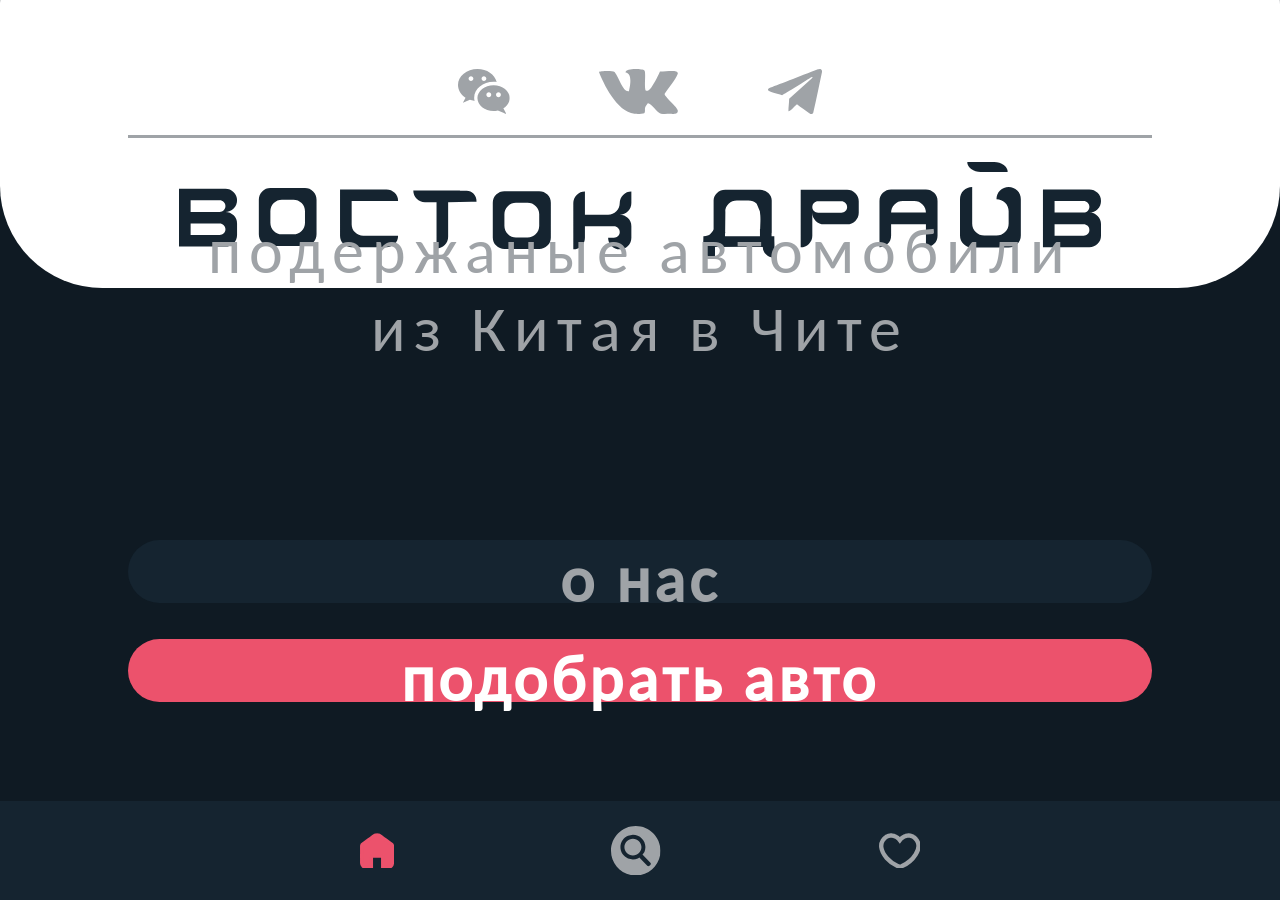
<file: index.html>
<!DOCTYPE html>
<html lang="en">
    <head>
        <meta charset="UTF-8">
        <title>Восток Драйв</title>
        <link rel="stylesheet" href="css/device.css">
        <link rel="stylesheet" href="css/index.css">
    <body>
        <div id="main_panel">
            <div id = "social_main">
                    <svg id = "telegram" viewBox="0 0 675 562" preserveAspectRatio="xMidYMid meet"  xmlns="http://www.w3.org/2000/svg" overflow="hidden">
                        <defs>
                            <clipPath id="clip0"><rect x="349" y="602" width="675" height="562"/></clipPath>
                        </defs>
                        <g clip-path="url(#clip0)" transform="translate(-349 -602)">
                            <path d="M901.474 714.262C913.749 695.018 889.558 700.733 882.712 707.245 855.338 726.753 559.586 910.178 525.683 928.724 458.163 908.542 389.411 891.867 363.031 877.221 336.651 862.574 352.953 848.092 367.403 840.845 432.054 815.002 767.385 686.25 972.185 605.894 982.318 603.88 1023.66 588.707 1024 636.108 986.997 807.774 954.252 981.264 912.99 1151.11 904.357 1160.24 899.398 1166.17 878.703 1163.25 819.656 1118.69 762.13 1084.31 710.803 1041.68 675.185 1070.99 625.093 1133.08 603.949 1129.59 604.285 1074.47 612.304 1028.66 613.122 973.054L901.474 714.262Z" 
                            fill="#9FA3A7" fill-rule="evenodd"/>
                        </g>
                    </svg>

                    <svg id = "vk" viewBox="0 0 780 445" preserveAspectRatio="xMidYMid meet"  xmlns="http://www.w3.org/2000/svg" overflow="hidden">
                        <defs><clipPath id="clip1"><rect x="1215" y="602" width="780" height="445"/></clipPath></defs>
                        <g clip-path="url(#clip1)" transform="translate(-1215 -602)">
                            <path d="M1511.54 820.824C1511.54 807.718 1558.62 646.809 1477.69 635.816 1477.19 587.613 1653.8 600.902 1660.93 615.278 1682.54 622.043 1661.83 750.214 1672.85 804.756 1673.46 815.279 1692.72 835.949 1730.62 786.431 1762.82 743.866 1811.12 648.025 1817.9 627.448 1885.98 628.011 2000.66 604.897 1994.16 649.435 1968.46 717.369 1907.16 780.229 1864.51 846.472 1852.36 871.842 2013.08 992.771 1993.31 1022.37 1992.18 1046.61 1958 1046.33 1940.77 1046.05 1898.97 1044.07 1872.42 1049.71 1828.07 1045.2 1787.4 1033.36 1726.38 933.575 1697.57 941.186 1655.72 992.362 1675.72 1002.1 1666.91 1032.14 1666.07 1052.85 1578.31 1044.03 1565.18 1044.03 1389.42 1027.39 1253.48 734.234 1215 632.191 1214.58 622.889 1342.91 615.648 1369.18 630.449 1416.63 693.907 1453.91 835.166 1511.54 820.824Z" 
                            fill="#9FA3A7" fill-rule="evenodd"/>
                        </g>
                    </svg>

                    <svg id = "wechat" viewBox="0 0 741 644" preserveAspectRatio="xMidYMid meet"  xmlns="http://www.w3.org/2000/svg" overflow="hidden">
                        <defs>
                            <clipPath id="clip3"><rect x="2185" y="565" width="741" height="644"/></clipPath>
                        </defs>
                        <g clip-path="url(#clip3)" transform="translate(-2185 -565)">
                            <path d="M2764.23 898.79C2745.09 898.79 2729.57 914.294 2729.57 933.419 2729.57 952.544 2745.09 968.048 2764.23 968.048 2783.37 968.048 2798.89 952.544 2798.89 933.419 2798.89 914.294 2783.37 898.79 2764.23 898.79ZM2626.03 898.79C2606.86 898.79 2591.31 914.294 2591.31 933.419 2591.31 952.544 2606.86 968.048 2626.03 968.048 2645.2 968.048 2660.75 952.544 2660.75 933.419 2660.75 914.294 2645.2 898.79 2626.03 898.79ZM2694.46 796.469C2822.34 796.469 2926 879.271 2926 981.411 2926 1032.48 2900.08 1078.72 2858.18 1112.19L2834.36 1127.89 2877.65 1209 2755.5 1159.64 2741.13 1162.6C2726.05 1165.06 2710.45 1166.35 2694.46 1166.35 2566.59 1166.35 2462.93 1083.55 2462.93 981.411 2462.93 879.271 2566.59 796.469 2694.46 796.469ZM2556.29 667.126C2537.35 667.126 2522 682.63 2522 701.755 2522 720.88 2537.35 736.384 2556.29 736.384 2575.23 736.384 2590.58 720.88 2590.58 701.755 2590.58 682.63 2575.23 667.126 2556.29 667.126ZM2370.76 667.126C2351.82 667.126 2336.46 682.63 2336.46 701.755 2336.46 720.88 2351.82 736.384 2370.76 736.384 2389.7 736.384 2405.05 720.88 2405.05 701.755 2405.05 682.63 2389.7 667.126 2370.76 667.126ZM2464.19 565C2599.11 565 2711.68 643.666 2737.72 748.241L2738.19 750.767 2724.37 749.034C2714.98 748.25 2705.46 747.849 2695.82 747.849 2541.62 747.849 2416.62 850.596 2416.62 977.34 2416.62 985.262 2417.11 993.09 2418.07 1000.8L2421.88 1021.35 2421.68 1021.34C2407.81 1019.6 2394.28 1017.02 2381.17 1013.67L2355.87 1006.05 2255.04 1046.79 2293.06 975.551 2286.6 971.578C2224.55 929.486 2185 865.785 2185 794.491 2185 667.747 2310 565 2464.19 565Z" 
                            fill="#9FA3A7" fill-rule="evenodd"/>
                        </g>
                    </svg>
            </div>
            <img id="logo" src="media/ico/logo.svg">
        </div>
        <p id="description">подержаные автомобили <br> из Китая в Чите</p>
        <div id="manage_buttons">
            <button id="about" onclick="document.location.href = 'about.html'">о нас</button>
            <button id="go" onclick="document.location.href = 'catalog.html'">подобрать авто</button>
        </div>

        <div id="navigation">
            <svg id="home" class="side active" viewBox="0 0 125 132" preserveAspectRatio="xMidYMid meet" xmlns="http://www.w3.org/2000/svg" overflow="hidden"
                onclick="document.location.href = 'index.html'">
                <defs>
                    <clipPath id="home_clip">
                        <rect x="348" y="3093" width="125" height="132"/>
                    </clipPath>
                </defs>
                <g clip-path="url(#home_clip)" transform="translate(-348 -3093)">
                    <path d="M55.9224 0 55.5 0.0643493 55.0776 0 C51.5644 0 48.3838 1.43495 46.0814 3.755
                    40.9772 6.936 31.3153 14.2134 24.4522 19.086 L13.4577 26.9064 4.69427 33.0335 4.44912 33.0834
                    C1.83455 34.1978 0 36.8066 0 39.8471 L0 47.8167 0 69.2086 0 102.69 C0 111.145 6.80232 118 15.1934 
                    118 L15.5256 118 33.2907 118 33.9529 118 33.9529 84.7551 C33.9529 81.7704 35.1534 79.0683 37.0945 
                    77.1123 L37.9233 76.5492 73.0768 76.5492 73.9056 77.1123 C75.8466 79.0683 77.0472 81.7704 77.0472 
                    84.7551 L77.0472 118 77.7094 118 95.4744 118 95.8067 118 C104.198 118 111 111.145 111 102.69 L111 
                    69.2086 111 47.8167 111 39.8471 C111 36.8066 109.165 34.1978 106.551 33.0834 L106.306 33.0335 
                    97.5423 26.9064 86.5478 19.086 C79.6848 14.2134 70.0229 6.936 64.9186 3.755 62.6163 1.43495 59.4356 
                    0 55.9224 0Z"
                    stroke="#9FA3A7"
                    stroke-width="13.75"
                    stroke-miterlimit="8"
                    fill="none"
                    fill-rule="evenodd"
                    transform="matrix(-1 0 0 1 466 3100)"/>
                </g>
            </svg>

            <svg id="catalog" viewBox="0 0 196 196" preserveAspectRatio="xMidYMid meet" xmlns="http://www.w3.org/2000/svg" overflow="hidden"
                onclick="document.location.href = 'catalog.html'">
                <defs>
                    <clipPath id="catalog_clip">
                        <rect x="830" y="3069" width="196" height="196"/>
                    </clipPath>
                </defs>
                <g clip-path="url(#catalog_clip)" transform="translate(-830 -3069)">
                    <path d="M916.792 3119.17C935.451 3119.17 950.577 3134.14 950.577 3152.61 950.577 3171.07 935.451 
                    3186.04 916.792 3186.04 898.132 3186.04 883.006 3171.07 883.006 3152.61 883.006 3134.14 898.132 
                    3119.17 916.792 3119.17ZM916.791 3103.48 916.749 3103.49 897.533 3107.34C879.775 3114.8 867.315 
                    3132.26 867.315 3152.61 867.315 3172.96 879.775 3190.42 897.533 3197.87L916.749 3201.73 916.791 
                    3201.73 916.792 3201.73C923.623 3201.73 930.131 3200.36 936.05 3197.87L942.861 3193.31 943.968 
                    3196.11 973.648 3226.73C975.943 3229.1 979.723 3229.16 982.09 3226.86L985.931 3223.14C988.298 
                    3220.84 988.358 3217.06 986.063 3214.7L956.383 3184.08 954.54 3183.28 962.381 3171.73C964.884 
                    3165.85 966.269 3159.39 966.269 3152.61 966.269 3125.48 944.117 3103.48 916.792 3103.48ZM928 
                    3069C982.124 3069 1026 3112.88 1026 3167 1026 3221.12 982.124 3265 928 3265 873.876 3265 830 3221.12 
                    830 3167 830 3112.88 873.876 3069 928 3069Z"
                    fill="#9FA3A7"
                    fill-rule="evenodd"/>
                </g>
            </svg>

            <svg id="favorite" class="side" viewBox="0 0 132 114" preserveAspectRatio="xMidYMid meet" xmlns="http://www.w3.org/2000/svg" overflow="hidden">
                <defs>
                    <clipPath id="favorite_clip">
                        <rect x="1381" y="3100" width="132" height="114"/>
                    </clipPath>
                </defs>

                <g clip-path="url(#favorite_clip)" transform="translate(-1381 -3100)">
                    <path d="M1418.94 3108 1419.88 3108.05 1420.9 3108.05 1421.96 3108.17 1422.85 3108.23 1423.66 
                    3108.38 1424.54 3108.48 1425.7 3108.75 1426.67 3108.93 1427.34 3109.14 1428.07 3109.31 1429.33 
                    3109.75 1430.36 3110.06 1430.89 3110.29 1431.47 3110.5 1432.8 3111.12 1433.85 3111.57 1434.09 
                    3111.71 1434.7 3112 1438.35 3114.37 1440.13 3115.48 1440.35 3115.68 1440.48 3115.76 1440.73 3116 
                    1442.81 3117.78 C1443.65 3118.58 1444.43 3119.4 1445.13 3120.24 L1447 3122.74 1448.87 3120.24
                    C1449.58 3119.4 1450.35 3118.58 1451.19 3117.78 L1453.27 3116 1453.52 3115.76 1453.65 3115.68 
                    1453.87 3115.48 1455.65 3114.37 1459.3 3112 1459.91 3111.71 1460.15 3111.57 1461.2 3111.12 1462.53 
                    3110.5 1463.11 3110.29 1463.64 3110.06 1464.67 3109.75 1465.93 3109.31 1466.66 3109.14 1467.33 
                    3108.93 1468.3 3108.75 1469.46 3108.48 1470.34 3108.38 1471.15 3108.23 1472.04 3108.17 1473.1 3108.05 
                    1474.12 3108.05 1475.06 3108 1475.97 3108.06 1476.79 3108.06 1477.58 3108.17 1478.53 3108.24 1479.58 
                    3108.44 1480.52 3108.57 1481.2 3108.76 1482.01 3108.92 1483.19 3109.32 1484.23 3109.61 1484.79 3109.85 
                    1485.46 3110.08 1486.78 3110.73 1487.9 3111.22 1488.34 3111.5 1488.86 3111.75 1490.33 3112.74 1491.48 
                    3113.46 1491.8 3113.73 1492.18 3113.98 1493.81 3115.41 1494.94 3116.36 1495.15 3116.58 1495.39 3116.8
                    1497.27 3118.9 1498.25 3119.97 1498.34 3120.1 1498.46 3120.23 C1499.46 3121.49 1500.42 3122.85 1501.36 
                    3124.33 1517.37 3149.69 1489.59 3189.08 1454.13 3204.7 1447.04 3207.69 1447.39 3207.84 1439.87 3204.7
                    1413.27 3192.98 1391 3167.9 1388.28 3145.39 1387.37 3137.89 1388.64 3130.67 1392.64 3124.33 1393.58 
                    3122.85 1394.54 3121.49 1395.54 3120.23 L1395.66 3120.1 1395.75 3119.97 1396.73 3118.9 1398.61 3116.8 
                    1398.85 3116.58 1399.06 3116.36 1400.19 3115.41 1401.82 3113.98 1402.2 3113.73 1402.52 3113.46 1403.67 
                    3112.74 1405.14 3111.75 1405.66 3111.5 1406.1 3111.22 1407.22 3110.73 1408.54 3110.08 1409.21 3109.85 
                    1409.77 3109.61 1410.81 3109.32 1412 3108.92 1412.8 3108.76 1413.48 3108.57 1414.42 3108.44 1415.47 
                    3108.24 1416.42 3108.17 1417.21 3108.06 1418.03 3108.06 1418.94 3108Z"
                    stroke="#9FA3A7"
                    stroke-width="13.75"
                    stroke-miterlimit="8"
                    fill="none"
                    fill-rule="evenodd"/>
                </g>
            </svg>
        </div>
    </body>
    <script src="js/social.js"></script>
</html>
</file>
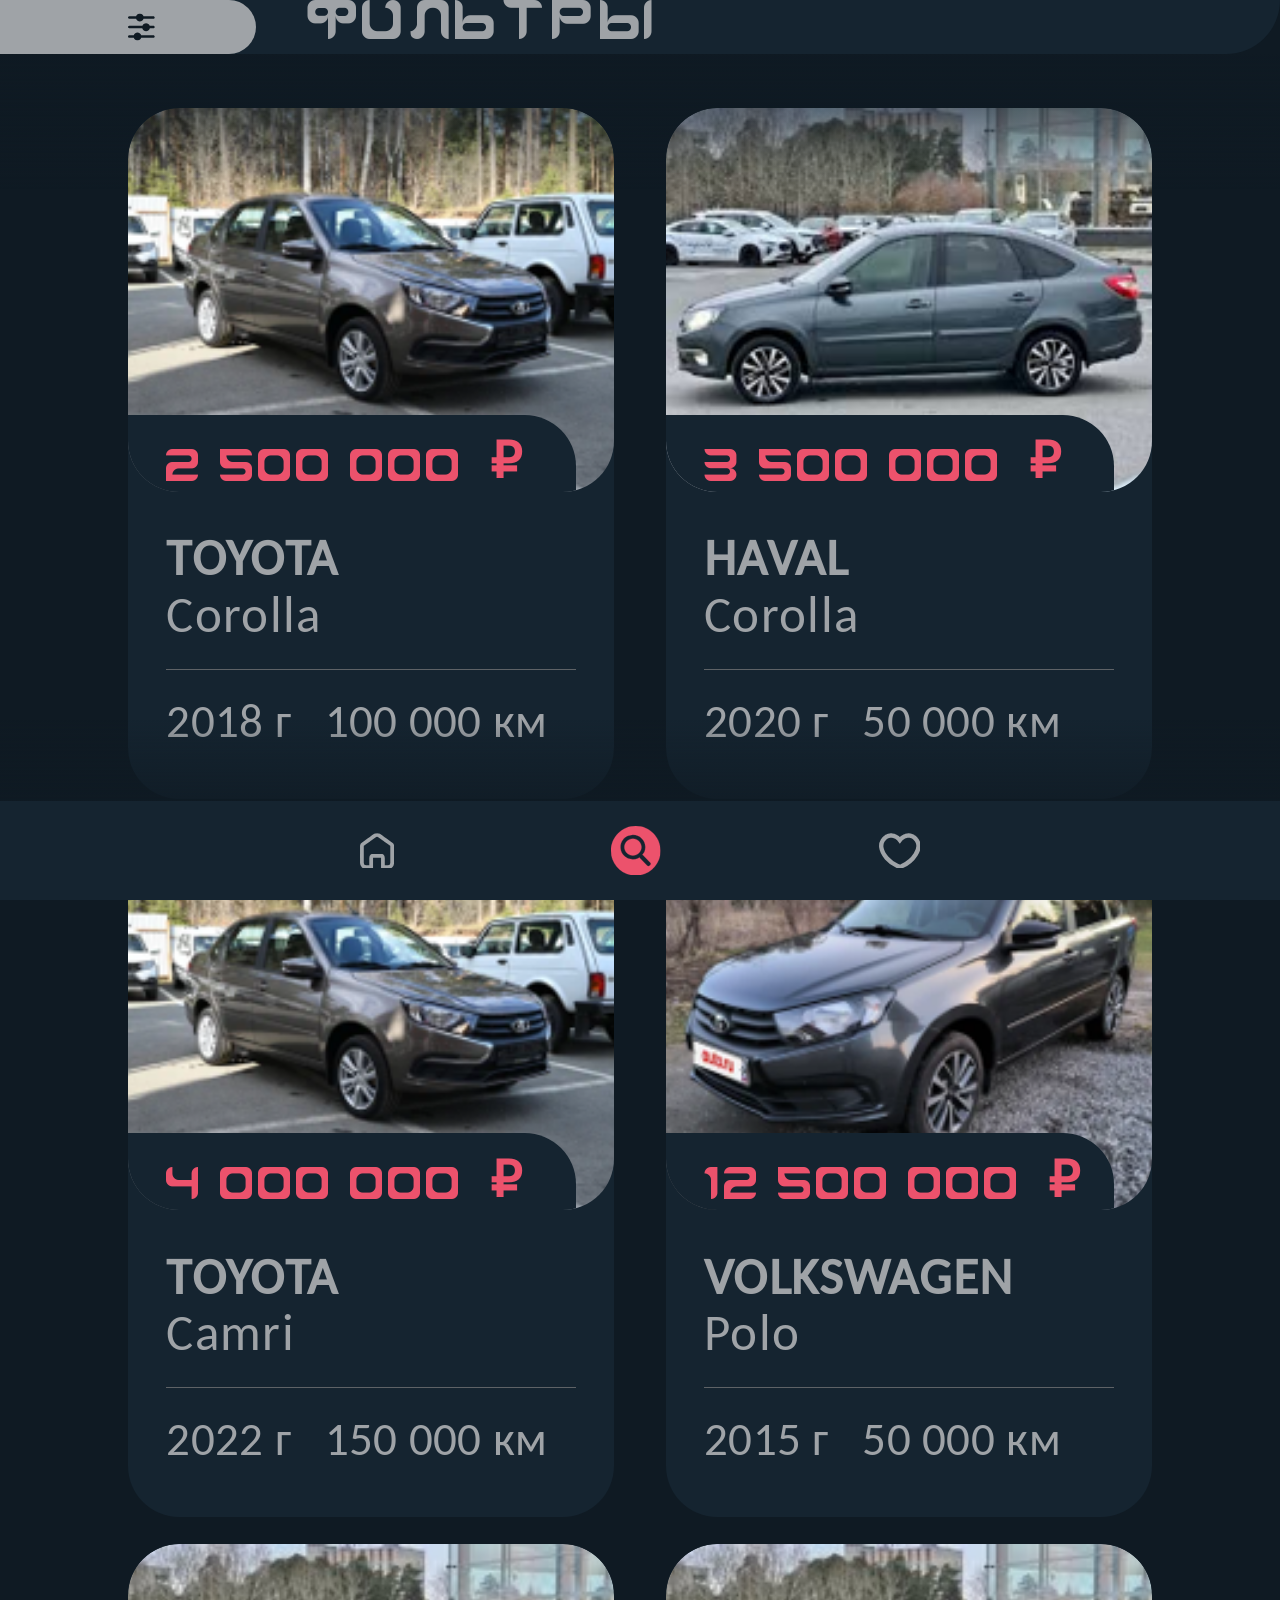
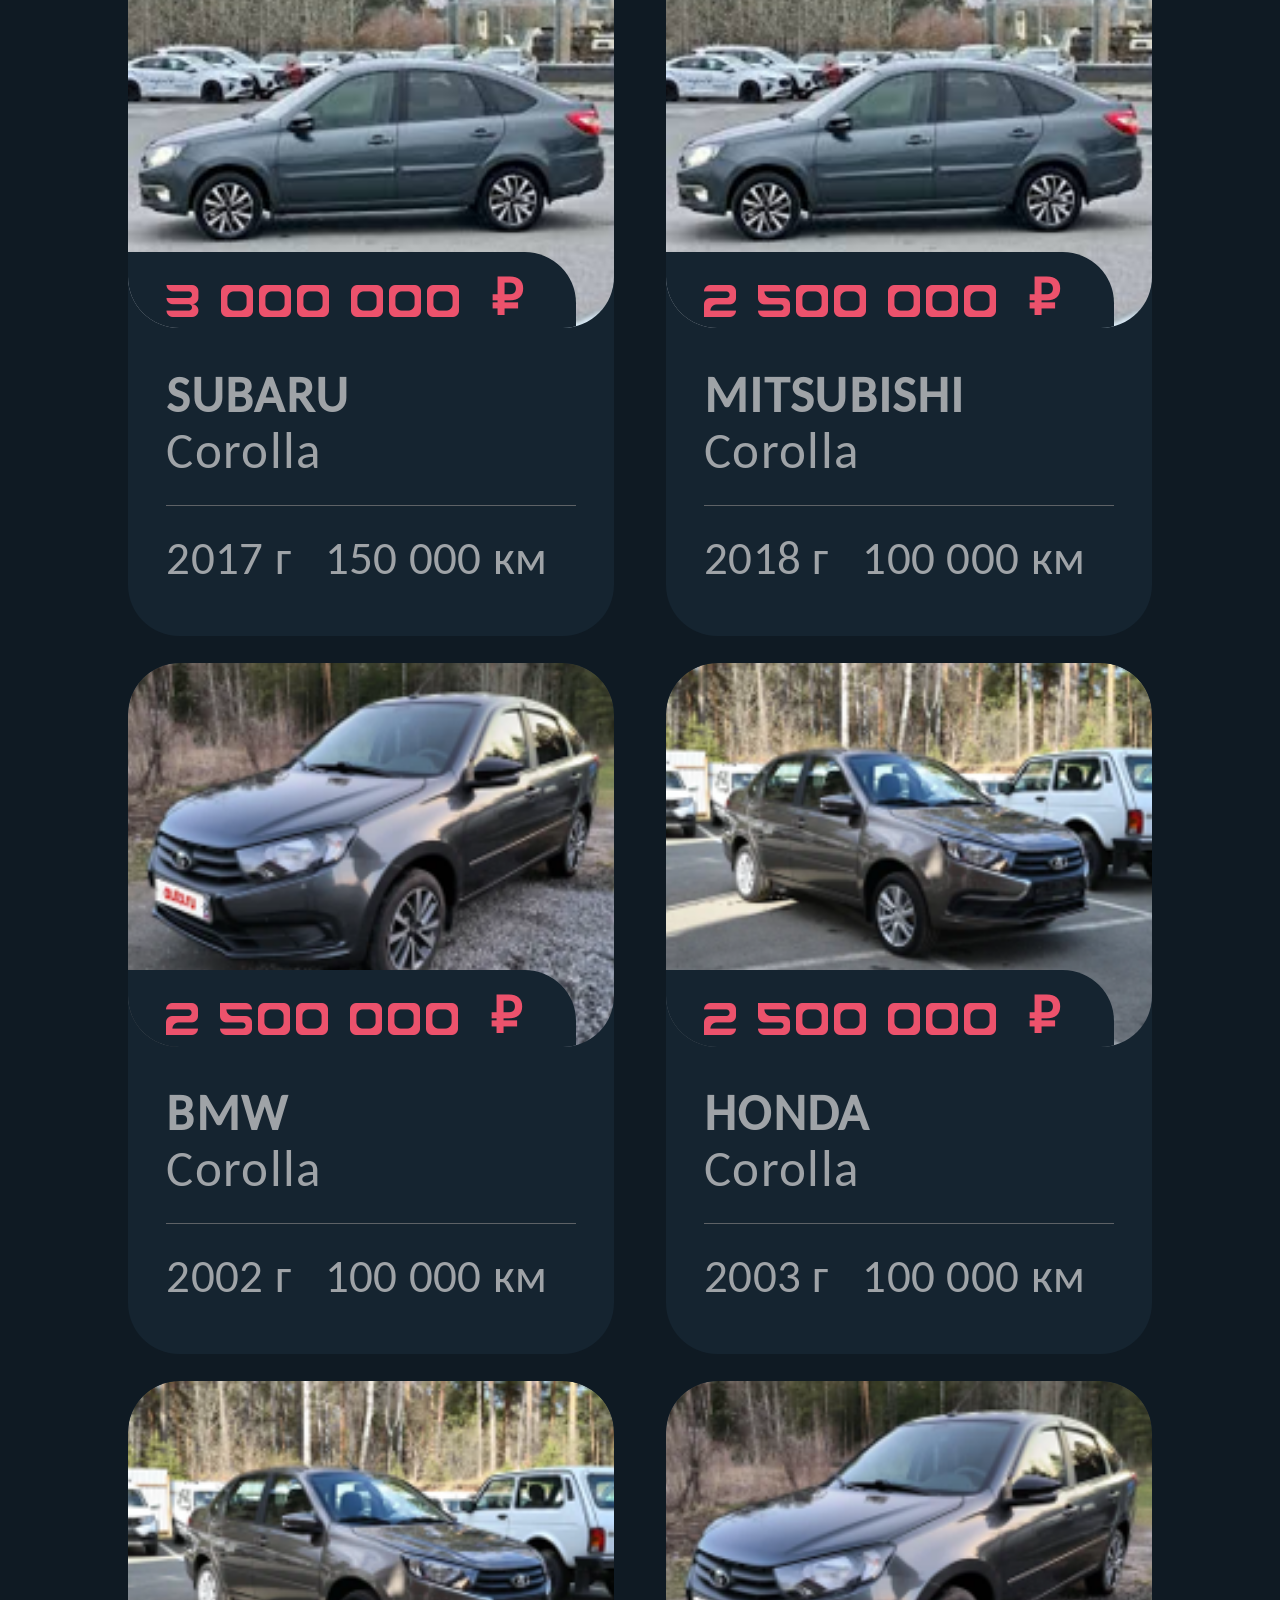
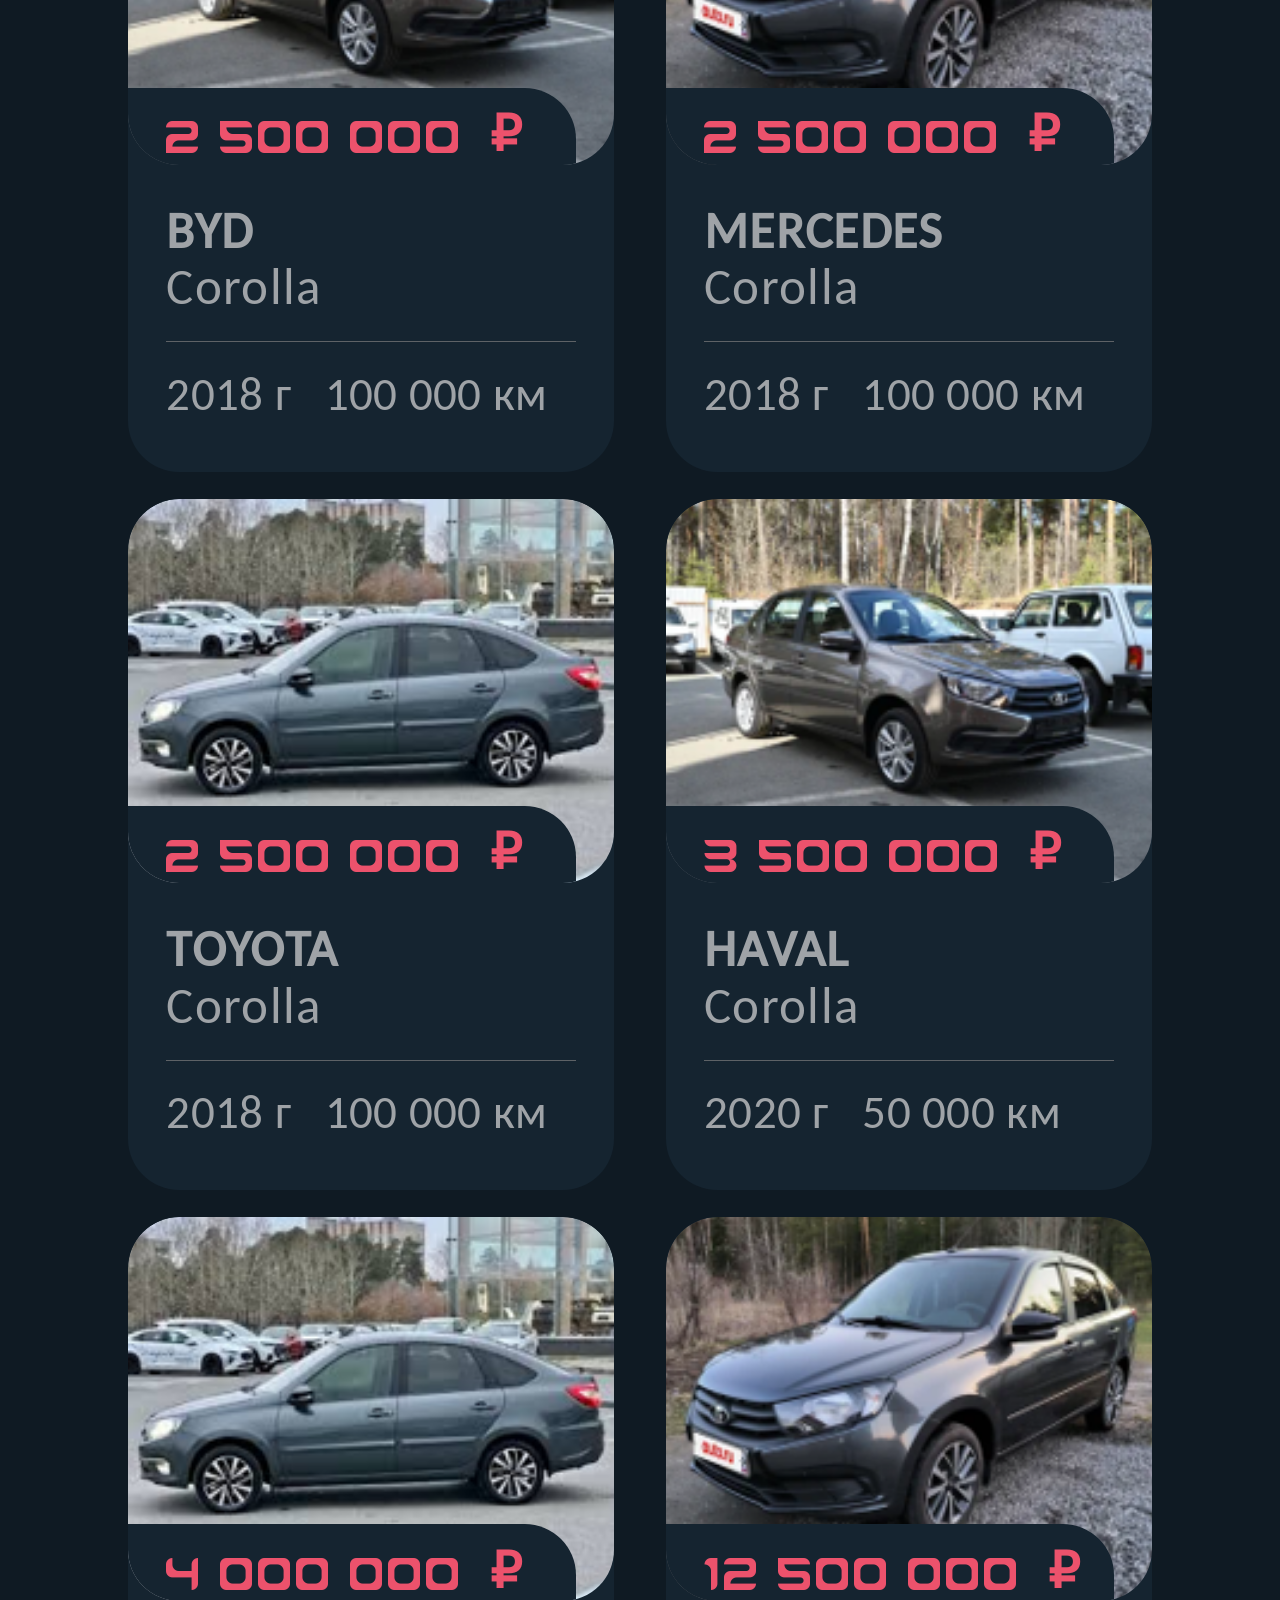
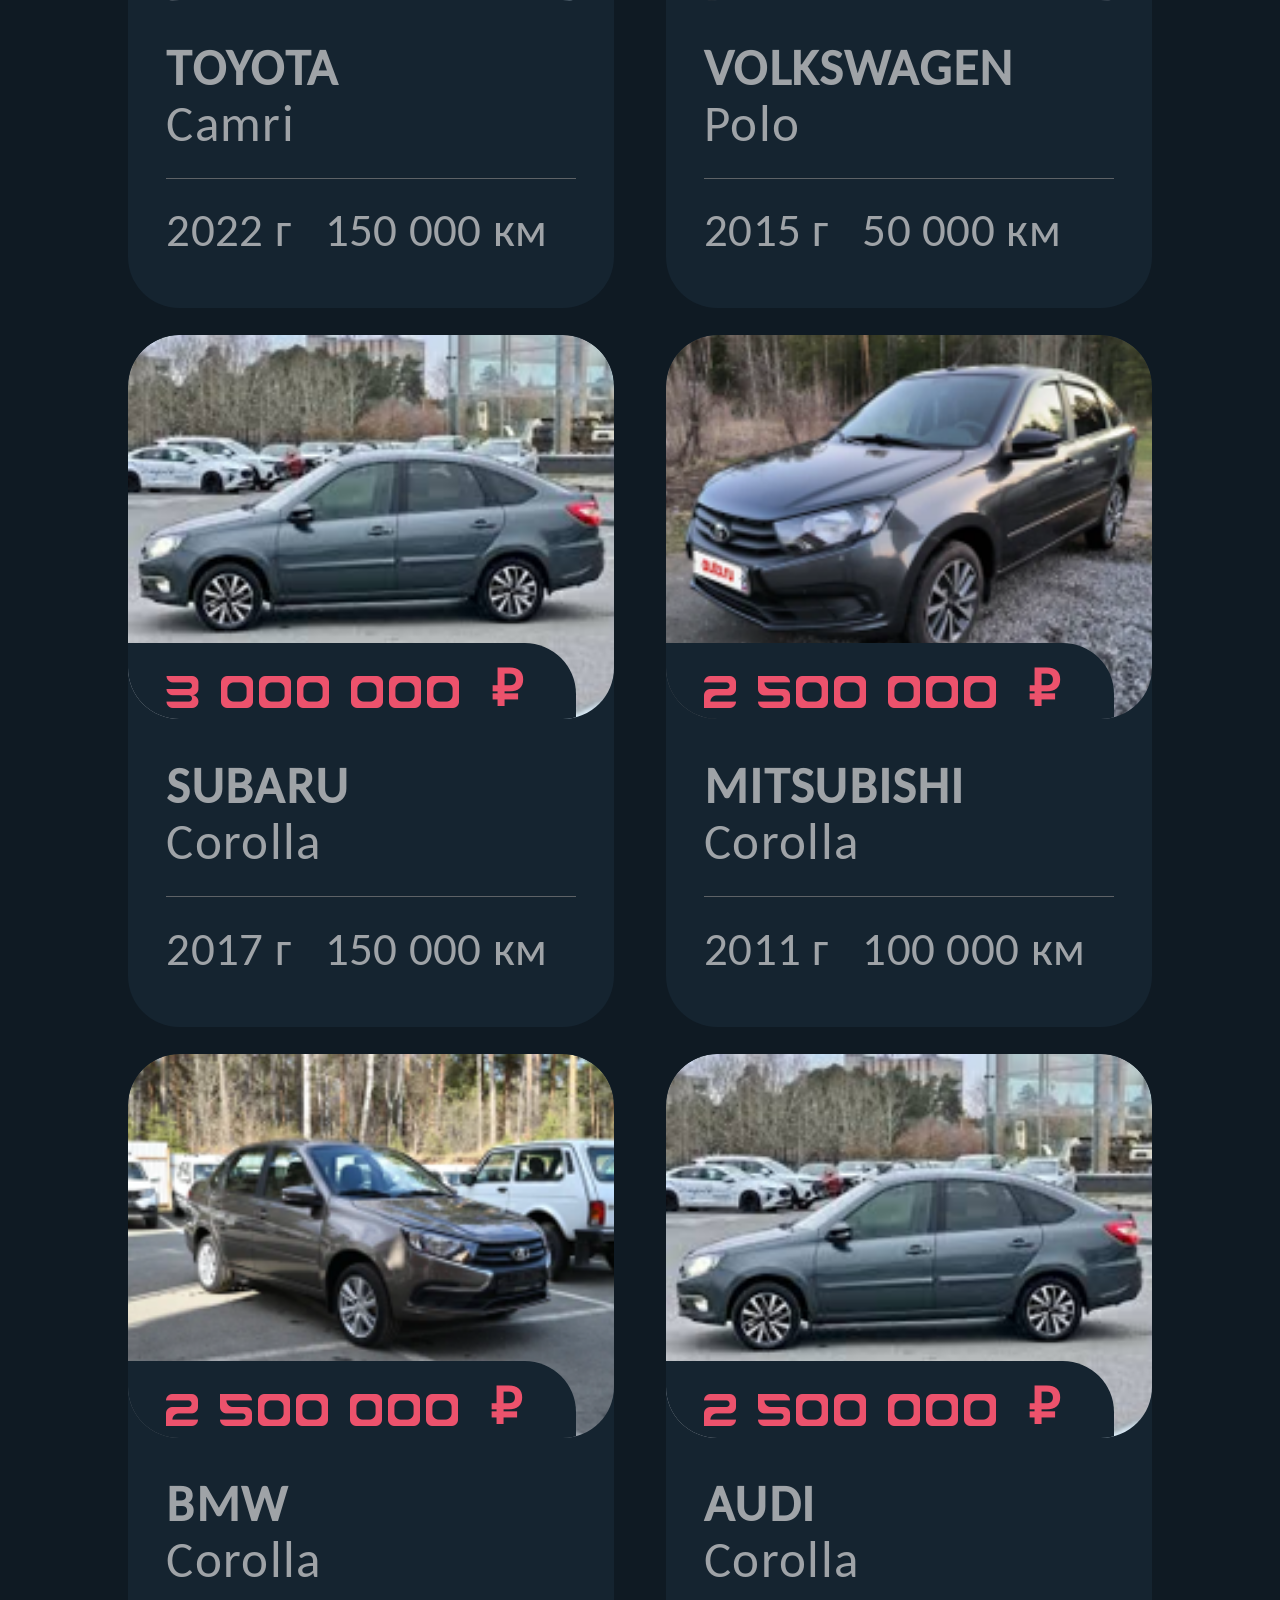
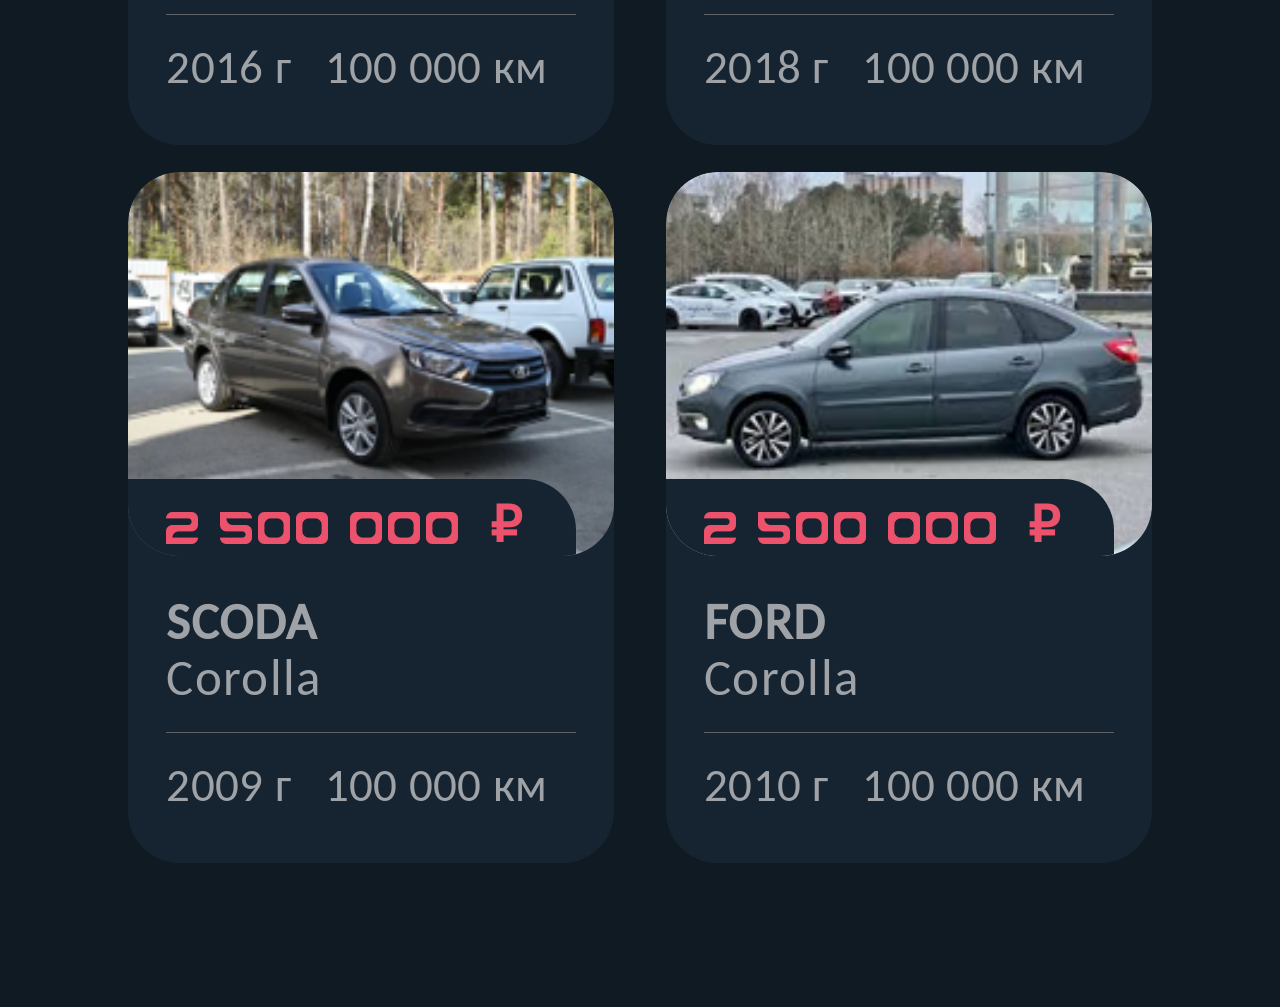
<file: catalog.html>
<!DOCTYPE html>
<html lang="en">
    <head>
        <meta charset="UTF-8">
        <meta name="viewport" content="width=device-width, initial-scale=1.0">
        <title>Восток Драйв</title>
        <link rel="stylesheet" href="css/device.css">
        <link rel="stylesheet" href="css/list.css">
        <link rel="stylesheet" href="css/catalog.css">
    <body>
        <div id="header" onclick="toggleFilter()">
            <div id="white_box">
                <svg viewBox="151 43 88 89">
                    <path d="M151 118.829ZM182.264 105.658C187.641 105.658 192.255 108.975 194.226 
                    113.702L194.43 114.37 234.605 114.37C237.032 114.37 239 116.366 239 118.829C239 
                    121.292 237.032 123.288 234.605 123.288L194.43 123.288 194.226 123.956C192.255 
                    128.683 187.641 132 182.264 132 176.887 132 172.273 128.683 170.303 123.956L170.098 
                    123.288 155.395 123.288C153.271 123.288 151.499 121.76 151.089 119.728L151 118.829 
                    151.089 117.93C151.499 115.899 153.271 114.37 155.395 114.37L170.098 114.37 170.303 
                    113.702C172.273 108.975 176.887 105.658 182.264 105.658ZM210.572 75.095C215.053 75.095 
                    219.004 77.3985 221.337 80.9019L222.475 83.029 234.605 83.029C237.032 83.029 239 85.0254 
                    239 87.488C239 89.9507 237.032 91.9471 234.605 91.9471L222.976 91.9471 222.534 
                    93.3926C220.563 98.1199 215.95 101.437 210.572 101.437 205.195 101.437 200.582 98.1199 
                    198.611 93.3926L198.169 91.9471 155.395 91.9471C153.574 91.9471 152.012 90.8241 151.345 
                    89.2237L151 87.488 151.345 85.7524C152.012 84.152 153.574 83.029 155.395 83.029L198.67 
                    83.029 199.808 80.9019C202.141 77.3985 206.091 75.095 210.572 75.095ZM189.995 43C195.372 
                    43 199.986 46.3169 201.956 51.0442L202.153 51.688 234.605 51.688C237.032 51.688 239 53.6843 
                    239 56.147C239 58.6097 237.032 60.606 234.605 60.606L202.168 60.606 201.956 61.2976C199.986 
                    66.0248 195.372 69.3418 189.995 69.3418 184.618 69.3418 180.004 66.0248 178.033 61.2976L177.822 
                    60.606 155.395 60.606C153.574 60.606 152.012 59.4831 151.345 57.8827L151 56.147 151.345 
                    54.4114C152.012 52.8109 153.574 51.688 155.395 51.688L177.836 51.688 178.033 51.0442C180.004 
                    46.3169 184.618 43 189.995 43Z"
                    fill="#0F1A23"/>
                </svg>
            </div>
            <p>фильтры</p>
        </div>

        <div id="shadow_top"></div>
        <div id="shadow_bottom"></div>
        
        <div id="filter_panel">
            <div id="filter_shadow" onclick="closeFilter()"></div>
            <div id="filter_box">
                <div id="filter_content">
                    <div id="multi_filter">
                        <div id="left_box">
                            <div id="distance_box">
                                <p class="label" style="font-weight: 600;">пробег</p>
                                <div class="input_line">
                                    <p id="prefix" class="label">до</p>
                                    <input id="distance_to" maxlength="7" data-format="number" data-min="0" data-max="0">
                                    <p id="suffix" class="label">км</p>
                                </div>
                            </div>
                            <div id="type_box">
                                <button class="type_button" data-type="легковые">
                                    <div class="for_svg">
                                        <svg viewBox="0 0 196 71" width="100%" height="100%" xmlns="http://www.w3.org/2000/svg">
                                            <g fill="#9FA3A7" fill-rule="evenodd">
                                                <path d="M27.116 55.578C27.116 47.293 33.607 40.578 41.616 40.578 49.625 40.578 56.116 47.293 56.116 
                                                55.578 56.116 63.863 49.625 70.578 41.616 70.578 33.607 70.578 27.116 63.863 27.116 55.578Z"/>
                                                <path d="M144.081 55.578C144.081 47.293 150.796 40.578 159.081 40.578 167.365 40.578 174.081 47.293 
                                                174.081 55.578 174.081 63.863 167.365 70.578 159.081 70.578 150.796 70.578 144.081 63.863 144.081 55.578Z"/>
                                                <path d="M87.584 7.558 87.584 24.535 91.538 24.597C107.212 24.78 123.417 24.826 135.093 25.038 
                                                125.176 19.681 117.339 12.251 105.344 8.968 101.23 8.396 97.279 8.002 93.43 7.748ZM82.124 7.38C74.708 
                                                7.369 67.455 7.781 59.878 8.321 51.001 10.782 42.643 16.225 41.041 21.149 40.826 23.115 56.553 
                                                23.947 76.229 24.357L82.276 24.452 82.276 7.386ZM80.07 0.604C89.522 0.748 99.063 1.685 108.867 
                                                3.419 117.332 5.904 127.313 11.67 136.639 17.523L143.402 21.84 152.65 23.314C166.602 25.312 
                                                181.294 27.28 188.44 32.74 189.119 33.123 197.633 40.466 194.341 55.731 193.119 58.122 188.274 
                                                59.094 182.424 59.611L177.545 59.905 177.8 59.085C178.053 57.851 178.187 56.572 178.187 
                                                55.264 178.187 44.794 169.677 36.304 159.181 36.304 148.684 36.304 140.175 44.794 140.175 
                                                55.264 140.175 56.572 140.309 57.851 140.561 59.085L141.027 60.584 59.667 60.584 60.133 
                                                59.085C60.387 57.851 60.52 56.572 60.52 55.264 60.52 44.794 52.01 36.304 41.514 36.304 
                                                31.017 36.304 22.509 44.794 22.509 55.264 22.509 56.572 22.642 57.851 22.895 59.085L23.072 
                                                59.654 22.068 59.609C13.955 59.089 8.31 56.534 2.237 54.194 -2.164 46.023 1.27 36.565 
                                                3.201 35.138 4.168 30.429 2.021 22.4 6.099 21.008 12.091 19.067 15.734 20.097 21.433 
                                                18.527L22.437 18.174 25.614 15.763C33.58 10.228 44.854 4.618 51.816 2.548 61.259 1.108 
                                                70.619 0.459 80.07 0.604Z"/>
                                            </g>
                                        </svg>
                                    </div>
                                    легковые
                                </button>
                                <button class="type_button" data-type="спортивные">
                                    <div class="for_svg">
                                        <svg viewBox="0 0 190 55" width="100%" height="100%" xmlns="http://www.w3.org/2000/svg">
                                            <g fill="#9FA3A7" fill-rule="evenodd">
                                                <path d="M59.578 20.538 57.105 20.599C57.099 20.663 57.094 20.728 57.088 20.792L58.942 20.792 59.578 
                                                20.538ZM79.601 4.843C64.736 4.775 53.629 9.214 50.511 10.186 67.738 19.578 96.149 17.132 119.117 16.936 
                                                104.997 7.677 91.162 4.897 79.601 4.843ZM76.704 0.883C90.416 0.946 106.487 3.839 123.113 12.969L129.045 
                                                16.539 132.282 16.325C144.684 15.939 158.862 17.866 173.917 24.361L174.005 24.402 177.367 25.559C180.992 
                                                27.056 184.76 29.159 188.753 32.23 189.922 37.955 187.507 38.922 187.481 41.34 188.278 47.101 190.581 
                                                44.314 188.837 47.801L167.741 47.882 168.46 46.57C169.381 44.42 169.889 42.058 169.889 39.578 169.889 
                                                29.657 161.751 21.616 151.713 21.616 141.675 21.616 133.537 29.657 133.537 39.578 133.537 42.058 
                                                134.045 44.42 134.965 46.57L135.642 47.801 49.665 47.801 50.342 46.57C51.262 44.42 51.77 42.058 
                                                51.77 39.578 51.77 29.657 43.632 21.616 33.594 21.616 23.555 21.616 15.417 29.657 15.417 39.578 
                                                15.417 42.058 15.926 44.42 16.845 46.57L17.426 47.624 17.355 47.624C-0.712 46.841 -1.16 30.623 
                                                3.505 18.364L5.529 13.959 0.474 8.219C1.586 8.142 2.9 8.011 4.37 7.972 8.229 7.869 13.165 
                                                8.395 18.358 12.165L20.134 13.612 22.546 13.646 25.643 12.297C26.798 11.811 28.06 11.3 29.425 
                                                10.78L37.332 8.152 37.275 8.125C41.503 6.807 56.555 0.79 76.704 0.883Z"/>
                                                <path d="M136.471 39.88C136.471 31.595 143.186 24.88 151.471 24.88 159.756 24.88 166.471 31.595 
                                                166.471 39.88 166.471 48.164 159.756 54.879 151.471 54.879 143.186 54.879 136.471 48.164 136.471 39.88Z"/>
                                                <path d="M19.488 39.88C19.488 31.595 25.979 24.88 33.988 24.88 41.997 24.88 48.488 31.595 
                                                48.488 39.88 48.488 48.164 41.997 54.879 33.988 54.879 25.979 54.879 19.488 48.164 19.488 39.88Z"/>
                                            </g>
                                        </svg>
                                    </div>
                                    спортивные
                                </button>
                                <button class="type_button" data-type="внедорожники">
                                    <div class="for_svg">
                                        <svg viewBox="0 0 173 66" width="100%" height="100%" xmlns="http://www.w3.org/2000/svg">
                                            <g fill="#9FA3A7" fill-rule="evenodd">
                                                <path d="M21.943 51.413C21.943 43.405 28.659 36.913 36.943 36.913 45.228 36.913 51.943 43.405 51.943 51.413 
                                                51.943 59.421 45.228 65.913 36.943 65.913 28.659 65.913 21.943 59.421 21.943 51.413Z"/>
                                                <path d="M125.943 51.413C125.943 43.405 132.658 36.913 140.943 36.913 149.228 36.913 155.943 43.405 155.943 51.413 
                                                155.943 59.421 149.228 65.913 140.943 65.913 132.658 65.913 125.943 59.421 125.943 51.413Z"/>
                                                <path d="M79.502 6.582 79.502 21.319 80.192 21.334C96.11 21.633 110.227 21.787 115.497 21.568 109.171 15.427 101.03 
                                                12.089 93.796 7.349 91.834 7.148 89.48 6.982 86.835 6.848ZM43.126 6.443 38.385 6.499C32.48 6.586 27.487 
                                                6.692 24.235 6.772 17.496 14.101 15.584 19.445 18.211 19.673 20.171 19.801 29.034 20.092 40.723 
                                                20.412L43.126 20.476ZM58.009 6.334 48.33 6.385 48.33 20.615 63.935 20.994 74.298 21.21 74.298 
                                                6.47 68.321 6.372C64.932 6.341 61.46 6.33 58.009 6.334ZM57.133 0.913C71.588 0.874 86.411 1.409 
                                                94.786 3.229 101.71 6.176 114.246 14.686 121.81 19.343 126.197 20.968 155.852 21.486 166.967 
                                                27.563 170.346 29.18 170.495 36.464 171.238 36.711 172.247 38.359 173.238 37.957 172.846 
                                                38.503 172.939 42.49 173.258 42.768 171.856 49.567 169.933 51.09 164.362 54.293 160.845 
                                                54.87L160.082 54.911 160.32 52.549C160.32 42.111 151.847 33.65 141.395 33.65 130.944 
                                                33.65 122.472 42.111 122.472 52.549L122.565 53.472 117.396 53.614C103.029 53.888 79.763 
                                                53.614 62.415 53.736L55.406 53.82 55.616 51.734C55.616 41.297 47.144 32.835 36.692 
                                                32.835 26.241 32.835 17.768 41.297 17.768 51.734L17.915 53.189 13.813 52.642C9.068 
                                                52.02 4.598 51.274 2.78 49.01 0.202 47.002 1.027 40.501 1.233 38.194 2.554 
                                                36.196 2.406 37.501 4.018 35.166 3.468 30.111 4.025 26.204 3.853 
                                                22.392 5.022 19.363 9.244 12.864 14.828 5.619 16.767 3.861 17.344 
                                                3.644 21.676 2.037 28.587 1.563 42.677 0.951 57.133 0.913Z"/>
                                            </g>
                                        </svg>
                                    </div>
                                    внедорожники
                                </button>
                                <button class="type_button" data-type="пикапы">
                                    <div class="for_svg">
                                        <svg viewBox="0 0 188 70" width="100%" height="100%" xmlns="http://www.w3.org/2000/svg">
                                            <g fill="#9FA3A7" fill-rule="evenodd">
                                                <path d="M103.84 7.45 103.705 21.61 118.204 21.61 118.204 21.87 138.095 21.87C134.518 18 125.194 9.99 119.6 7.59 
                                                114.418 7.29 107.632 7.57 103.84 7.45ZM75.912 0.535 117.872 0.67C127.37 3.597 136.086 11.13 144.9 18.09L147.346 
                                                19.97 148.217 20.11C160.118 21.59 174.301 21.3 181.18 27.07 185.492 29.11 183.382 36.36 184.482 41.01 182.257 
                                                41.31 187.462 40.89 187.712 42.81 188.049 45.17 188.202 54.55 185.328 54.94 184.192 55.08 183.225 55.18 182.394 
                                                55.24L181.568 55.27 181.568 55.54 177.976 55.54 178.101 54.32C178.101 44.12 169.666 35.86 159.259 35.86 148.853 
                                                35.86 140.417 44.12 140.417 54.32L140.542 55.54 59.848 55.54 60.029 53.77C60.029 43.58 51.594 35.32 41.188 
                                                35.32 30.782 35.32 22.346 43.58 22.346 53.77L22.404 54.33 21.009 54.14C11.664 53 0.94 52.23 1.1 49.49 
                                                0.632 42.75 1.357 30.89 0.889 24.15 1.387 21.84 3.433 21.75 4.482 21.6L4.585 21.64 4.585 21.61 
                                                73.176 21.61 73.256 5.52C73.806 3.961 73.892 2.096 75.912 0.535Z"/>
                                                <path d="M26.892 54.52C26.892 46.24 33.384 39.52 41.392 39.52 49.4 39.52 55.892 46.24 55.892 54.52 55.892 
                                                62.81 49.4 69.52 41.392 69.52 33.384 69.52 26.892 62.81 26.892 54.52Z"/>
                                                <path d="M143.888 54.52C143.888 46.24 150.604 39.52 158.888 39.52 167.173 39.52 173.888 46.24 173.888 54.52 173.888 
                                                62.81 167.173 69.52 158.888 69.52 150.604 69.52 143.888 62.81 143.888 54.52Z"/>
                                            </g>
                                        </svg>
                                    </div>
                                    пикапы
                                </button>
                                <button class="type_button" data-type="минивены">
                                    <div class="for_svg">
                                        <svg viewBox="0 0 190 75" width="100%" height="100%" xmlns="http://www.w3.org/2000/svg">
                                            <g fill="#9FA3A7" fill-rule="evenodd">
                                                <path d="M47.895 7.29 23.19 7.31C17.111 9.27 16.617 17.02 14.73 21.88 16.293 24.32 16.464 23.9 17.262 
                                                24.58L47.895 25ZM89.272 7.27 53.948 7.29 53.948 25.08 89.272 25.57ZM111.377 7.25 95.327 7.26 95.327 
                                                25.65 142.255 26.3C132.127 19.87 122.74 11.96 111.377 7.25ZM21.141 0.91 113.7 1.11C124.823 5.57 137.28 
                                                14.21 147.77 22L148.266 22.37 155.73 24.37C164.227 26.52 172.652 28.45 181.634 32.13 187.234 37.11 188.139 41.35 
                                                187.481 45.35 190.101 46.95 190.229 48.24 189.621 54.85 187.779 57.78 191.135 62.67 176.42 62.91L175.573 62.9 
                                                175.873 59.94C175.873 49.58 167.434 41.18 157.023 41.18 146.611 41.18 138.172 49.58 138.172 59.94L138.469 62.87 
                                                57.533 62.8 57.824 59.94C57.824 49.58 49.384 41.18 38.974 41.18 28.562 41.18 20.123 49.58 20.123 59.94L20.317 
                                                61.85 19.149 61.81C11.56 60.37 3.321 60.82 1.802 55.67-0.128 52.73 1.486 45.36 3.119 44.2 3.037 36.33 
                                                2.543 28.39 5.343 20.6L5.525 20.64 6.118 18.67C8.117 11.75 10.888 1.96 21.141 0.91Z"/>
                                                <path d="M23.912 59.9C23.912 51.62 30.627 44.9 38.912 44.9 47.197 44.9 53.912 51.62 53.912 59.9 53.912 68.19 
                                                47.197 74.9 38.912 74.9 30.627 74.9 23.912 68.19 23.912 59.9Z"/>
                                                <path d="M141.906 59.9C141.906 51.62 148.622 44.9 156.907 44.9 165.191 44.9 171.907 51.62 171.907 59.9 171.907 68.19 
                                                165.191 74.9 156.907 74.9 148.622 74.9 141.906 68.19 141.906 59.9Z"/>
                                            </g>
                                        </svg>
                                    </div>
                                    минивены
                                </button>
                            </div>
                        </div>
                        <div id="color_box">
                            <button id="white" class="color">
                                <svg  viewBox="0 0 65 65"  xmlns="http://www.w3.org/2000/svg">
                                    <circle cx="30"    cy="30"    r="26"     fill="white"  stroke="#5E6266"  stroke-width="3"/>
                                </svg>
                            </button>
                            <button id="black" class="color">
                                <svg  viewBox="0 0 65 65"  xmlns="http://www.w3.org/2000/svg">
                                    <circle cx="30"    cy="30"    r="30"     fill="black"/>
                                </svg>
                            </button>
                            <button id="brown" class="color">
                                <svg  width="60"  height="60"  viewBox="0 0 65 65"  xmlns="http://www.w3.org/2000/svg">
                                    <circle cx="30"    cy="30"    r="30"     fill="#9C5B11" />
                                </svg>
                            </button>
                            <button id="purple" class="color">
                                <svg  width="60"  height="60"  viewBox="0 0 65 65"  xmlns="http://www.w3.org/2000/svg">
                                    <circle cx="30"    cy="30"    r="30"     fill="#8703F9"/>
                                </svg>
                            </button>
                            <button id="green" class="color">
                                <svg  width="60"  height="60"  viewBox="0 0 65 65"  xmlns="http://www.w3.org/2000/svg">
                                    <circle cx="30"    cy="30"    r="30"     fill="#00AB3B"/>
                                </svg>
                            </button>
                            <button id="gray" class="color">
                                <svg  width="100"  height="60"  viewBox="0 0 105 65"  xmlns="http://www.w3.org/2000/svg">
                                    <defs>
                                        <radialGradient id="grayGradient"   cx="50%"  cy="0%"   r="70%">
                                        <stop offset="0%"   stop-color="#F3F3F3" />
                                        <stop offset="65%"  stop-color="#CACACA" />
                                        <stop offset="100%" stop-color="#B8B8B8" />
                                        </radialGradient>
                                    </defs>
                                    <circle cx="30"    cy="30"    r="30"     fill="#8C8C8C"/>
                                    <circle cx="70"    cy="30"    r="30"     fill="url(#grayGradient)""/>
                                </svg>
                            </button>
                            <button id="blue" class="color">
                                <svg  width="100"  height="60"  viewBox="0 0 105 65"  xmlns="http://www.w3.org/2000/svg">
                                    <circle cx="30"    cy="30"    r="30"     fill="#0049E5"/>
                                    <circle cx="70"    cy="30"    r="30"     fill="#00B9FB"/>
                                </svg>
                            </button>
                            <button id="yellow" class="color">
                                <svg  width="140"  height="60"  viewBox="0 0 145 65"  xmlns="http://www.w3.org/2000/svg">
                                    <defs>
                                        <radialGradient id="goldGradient"   cx="50%"  cy="0%"   r="70%">
                                        <stop offset="0%"   stop-color="#FFF7DD" />
                                        <stop offset="65%"  stop-color="#FFDF7E" />
                                        <stop offset="100%" stop-color="#FFCE38" />
                                        </radialGradient>
                                    </defs>

                                    <circle cx="30"    cy="30"    r="30"     fill="#FEE2A3"/>
                                    <circle cx="70"    cy="30"    r="30"     fill="#FFF249"/>
                                    <circle cx="110"   cy="30"    r="30"     fill="url(#goldGradient)"/>
                                </svg>
                            </button>
                            <button id="red" class="color">
                                <svg  width="180"  height="60"  viewBox="0 0 185 65"  xmlns="http://www.w3.org/2000/svg">
                                    <circle cx="30"    cy="30"    r="30"     fill="#F9211B"/>
                                    <circle cx="70"    cy="30"    r="30"     fill="#BF0813"/>
                                    <circle cx="110"   cy="30"    r="30"     fill="#FC882B"/>
                                    <circle cx="150"   cy="30"    r="30"     fill="#FE3EB1"/>
                                </svg>
                            </button>
                        </div>
                    </div>
                    <div id="brand_box">
                        <div id="slider_box">
                            <div id="slider"></div>
                        </div>
                        <div id="white_shadow"></div>
                        <div id="scroll_box">
                            <div id="scroll_value"></div>
                        </div>
                    </div>
                    <div id="year_box">
                        <p class="label" style="font-weight: 600;">год выпуска</p>
                        <div id="axis_wrap">
                            <div id="axis">
                                <div id="value_left" class="value">
                                    <div id="circle_left" class="circle"></div>
                                    <p id="year_from" class="year_value"></p>
                                </div>
                                <div id="value_right" class="value">
                                    <div id="circle_right" class="circle"></div>
                                    <p id="year_to" class="year_value"></p>
                                </div>
                            </div>
                        </div>
                    </div>
                    <div id="price_box">
                        <div class="input_wrap">
                            <p class="rub_filter">₽</p>
                            <input id="price_from" maxlength="10" data-format="number" data-min="0" data-max="0">
                        </div>
                        <p>—</p>
                        <div class="input_wrap">
                            <p class="rub_filter">₽</p>
                            <input id="price_to" maxlength="10" data-format="number" data-min="0" data-max="0">
                        </div>
                    </div>
                    <button id="apply" onclick="apply_filter()">применить</button>
                </div>
            </div>
        </div>

        <div id="content"></div>
        <div id="navigation" onclick="closeFilter()">
            <svg id="home" class="side" viewBox="0 0 125 132" preserveAspectRatio="xMidYMid meet" xmlns="http://www.w3.org/2000/svg" overflow="hidden"
                onclick="document.location.href = 'index.html'">
                <defs>
                    <clipPath id="home_clip">
                        <rect x="348" y="3093" width="125" height="132"/>
                    </clipPath>
                </defs>
                <g clip-path="url(#home_clip)" transform="translate(-348 -3093)">
                    <path d="M55.9224 0 55.5 0.0643493 55.0776 0 C51.5644 0 48.3838 1.43495 46.0814 3.755
                    40.9772 6.936 31.3153 14.2134 24.4522 19.086 L13.4577 26.9064 4.69427 33.0335 4.44912 33.0834
                    C1.83455 34.1978 0 36.8066 0 39.8471 L0 47.8167 0 69.2086 0 102.69 C0 111.145 6.80232 118 15.1934 
                    118 L15.5256 118 33.2907 118 33.9529 118 33.9529 84.7551 C33.9529 81.7704 35.1534 79.0683 37.0945 
                    77.1123 L37.9233 76.5492 73.0768 76.5492 73.9056 77.1123 C75.8466 79.0683 77.0472 81.7704 77.0472 
                    84.7551 L77.0472 118 77.7094 118 95.4744 118 95.8067 118 C104.198 118 111 111.145 111 102.69 L111 
                    69.2086 111 47.8167 111 39.8471 C111 36.8066 109.165 34.1978 106.551 33.0834 L106.306 33.0335 
                    97.5423 26.9064 86.5478 19.086 C79.6848 14.2134 70.0229 6.936 64.9186 3.755 62.6163 1.43495 59.4356 
                    0 55.9224 0Z"
                    stroke="#9FA3A7"
                    stroke-width="13.75"
                    stroke-miterlimit="8"
                    fill="none"
                    fill-rule="evenodd"
                    transform="matrix(-1 0 0 1 466 3100)"/>
                </g>
            </svg>

            <svg id="catalog" class="active" viewBox="0 0 196 196" preserveAspectRatio="xMidYMid meet" xmlns="http://www.w3.org/2000/svg" overflow="hidden"
                onclick="document.location.href = 'catalog.html'">
                <defs>
                    <clipPath id="catalog_clip">
                        <rect x="830" y="3069" width="196" height="196"/>
                    </clipPath>
                </defs>
                <g clip-path="url(#catalog_clip)" transform="translate(-830 -3069)">
                    <path d="M916.792 3119.17C935.451 3119.17 950.577 3134.14 950.577 3152.61 950.577 3171.07 935.451 
                    3186.04 916.792 3186.04 898.132 3186.04 883.006 3171.07 883.006 3152.61 883.006 3134.14 898.132 
                    3119.17 916.792 3119.17ZM916.791 3103.48 916.749 3103.49 897.533 3107.34C879.775 3114.8 867.315 
                    3132.26 867.315 3152.61 867.315 3172.96 879.775 3190.42 897.533 3197.87L916.749 3201.73 916.791 
                    3201.73 916.792 3201.73C923.623 3201.73 930.131 3200.36 936.05 3197.87L942.861 3193.31 943.968 
                    3196.11 973.648 3226.73C975.943 3229.1 979.723 3229.16 982.09 3226.86L985.931 3223.14C988.298 
                    3220.84 988.358 3217.06 986.063 3214.7L956.383 3184.08 954.54 3183.28 962.381 3171.73C964.884 
                    3165.85 966.269 3159.39 966.269 3152.61 966.269 3125.48 944.117 3103.48 916.792 3103.48ZM928 
                    3069C982.124 3069 1026 3112.88 1026 3167 1026 3221.12 982.124 3265 928 3265 873.876 3265 830 3221.12 
                    830 3167 830 3112.88 873.876 3069 928 3069Z"
                    fill="#9FA3A7"
                    fill-rule="evenodd"/>
                </g>
            </svg>

            <svg id="favorite" class="side" viewBox="0 0 132 114" preserveAspectRatio="xMidYMid meet" xmlns="http://www.w3.org/2000/svg" overflow="hidden">
                <defs>
                    <clipPath id="favorite_clip">
                        <rect x="1381" y="3100" width="132" height="114"/>
                    </clipPath>
                </defs>

                <g clip-path="url(#favorite_clip)" transform="translate(-1381 -3100)">
                    <path d="M1418.94 3108 1419.88 3108.05 1420.9 3108.05 1421.96 3108.17 1422.85 3108.23 1423.66 
                    3108.38 1424.54 3108.48 1425.7 3108.75 1426.67 3108.93 1427.34 3109.14 1428.07 3109.31 1429.33 
                    3109.75 1430.36 3110.06 1430.89 3110.29 1431.47 3110.5 1432.8 3111.12 1433.85 3111.57 1434.09 
                    3111.71 1434.7 3112 1438.35 3114.37 1440.13 3115.48 1440.35 3115.68 1440.48 3115.76 1440.73 3116 
                    1442.81 3117.78 C1443.65 3118.58 1444.43 3119.4 1445.13 3120.24 L1447 3122.74 1448.87 3120.24
                    C1449.58 3119.4 1450.35 3118.58 1451.19 3117.78 L1453.27 3116 1453.52 3115.76 1453.65 3115.68 
                    1453.87 3115.48 1455.65 3114.37 1459.3 3112 1459.91 3111.71 1460.15 3111.57 1461.2 3111.12 1462.53 
                    3110.5 1463.11 3110.29 1463.64 3110.06 1464.67 3109.75 1465.93 3109.31 1466.66 3109.14 1467.33 
                    3108.93 1468.3 3108.75 1469.46 3108.48 1470.34 3108.38 1471.15 3108.23 1472.04 3108.17 1473.1 3108.05 
                    1474.12 3108.05 1475.06 3108 1475.97 3108.06 1476.79 3108.06 1477.58 3108.17 1478.53 3108.24 1479.58 
                    3108.44 1480.52 3108.57 1481.2 3108.76 1482.01 3108.92 1483.19 3109.32 1484.23 3109.61 1484.79 3109.85 
                    1485.46 3110.08 1486.78 3110.73 1487.9 3111.22 1488.34 3111.5 1488.86 3111.75 1490.33 3112.74 1491.48 
                    3113.46 1491.8 3113.73 1492.18 3113.98 1493.81 3115.41 1494.94 3116.36 1495.15 3116.58 1495.39 3116.8
                    1497.27 3118.9 1498.25 3119.97 1498.34 3120.1 1498.46 3120.23 C1499.46 3121.49 1500.42 3122.85 1501.36 
                    3124.33 1517.37 3149.69 1489.59 3189.08 1454.13 3204.7 1447.04 3207.69 1447.39 3207.84 1439.87 3204.7
                    1413.27 3192.98 1391 3167.9 1388.28 3145.39 1387.37 3137.89 1388.64 3130.67 1392.64 3124.33 1393.58 
                    3122.85 1394.54 3121.49 1395.54 3120.23 L1395.66 3120.1 1395.75 3119.97 1396.73 3118.9 1398.61 3116.8 
                    1398.85 3116.58 1399.06 3116.36 1400.19 3115.41 1401.82 3113.98 1402.2 3113.73 1402.52 3113.46 1403.67 
                    3112.74 1405.14 3111.75 1405.66 3111.5 1406.1 3111.22 1407.22 3110.73 1408.54 3110.08 1409.21 3109.85 
                    1409.77 3109.61 1410.81 3109.32 1412 3108.92 1412.8 3108.76 1413.48 3108.57 1414.42 3108.44 1415.47 
                    3108.24 1416.42 3108.17 1417.21 3108.06 1418.03 3108.06 1418.94 3108Z"
                    stroke="#9FA3A7"
                    stroke-width="13.75"
                    stroke-miterlimit="8"
                    fill="none"
                    fill-rule="evenodd"/>
                </g>
            </svg>
        </div>
    </body>
    
    <script src="js/social.js"></script>
    <script src="js/cars.js"></script>
    <script>
        const filter = document.getElementById("filter_panel");
        function openFilter() {
            filter.style.left = "-20vw";
            lockScroll();
        }
        function closeFilter() {
            filter.style.left = "-150vw";
            unlockScroll();
        }
        function toggleFilter() {
            if (filter.style.left === "-20vw") {
                closeFilter();
            } else {
                openFilter();
            }
        }
        let scrollY = 0;
        function lockScroll() {
            scrollY = window.scrollY;
            document.body.style.position = "fixed";
            document.body.style.top = `-${scrollY}px`;
            document.body.style.left = "0";
            document.body.style.right = "0";
            document.body.style.width = "100%";
        }
        function unlockScroll() {
            document.body.style.position = "";
            document.body.style.top = "";
            document.body.style.left = "";
            document.body.style.right = "";
            document.body.style.width = "";
            window.scrollTo(0, scrollY);
        }

        let TYPE        = null;    let BRAND       = null;   let COLOR       = null;
        let MIN_YEAR    = null;    let MAX_YEAR    = null;   let DISTANCE    = null;
        let MIN_PRICE   = null;    let MAX_PRICE   = null;

        let FILTERED = cars;
        function filterCars() {
            FILTERED = cars.filter(car => {
                    if (TYPE        &&  car.type !== TYPE)          return false;
                    if (BRAND       &&  car.brand !== BRAND)        return false;
                    if (COLOR       &&  car.color !== COLOR)        return false;
                    if (MIN_YEAR    &&  car.year < MIN_YEAR)        return false;
                    if (MAX_YEAR    &&  car.year > MAX_YEAR)        return false;
                    if (MIN_PRICE   &&  car.price < MIN_PRICE)      return false;
                    if (MAX_PRICE   &&  car.price > MAX_PRICE)      return false;
                    if (DISTANCE    &&  car.distance > DISTANCE)    return false;
                    return true;
                })
                .sort((a, b) => a.price - b.price);
        }

        const type_buttons  = document.getElementById("type_box");
        const brend_buttons = document.getElementById("slider");
        const color_buttons = document.getElementById("color_box");

        const year_from     = document.getElementById("year_from");
        const year_to       = document.getElementById("year_to");
        const price_from    = document.getElementById('price_from');
        const price_to      = document.getElementById('price_to');
        const distance_to   = document.getElementById('distance_to');

        const slider        = document.getElementById('slider');
        const scroll_value  = document.getElementById('scroll_value');
        const slider_box    = document.getElementById('slider_box');
        let swipeEnabled    = true;
        function reset_slider(){
            slider.style.transform = 'translateX(0)';
            scroll_value.style.transform = 'translateX(0)';
            startX = 0;
            currentX = 0;
        }


        function clean_container(container){
            const item = container.querySelector('.clicked');
            if(item){
                item.classList.remove("clicked");
            }   
        }
    
        document.querySelectorAll('.type_button').forEach(btn => {
            btn.addEventListener('click', () => {
                if (btn.classList.contains('clicked')) {
                    btn.classList.remove('clicked');
                    TYPE = null; 
                } else {
                    clean_container(type_buttons);
                    btn.classList.add('clicked');
                    TYPE = btn.dataset.type;
                }
                BRAND = null;       clean_container(brend_buttons);     reset_slider()   
                COLOR = null;       clean_container(color_buttons);
                
                MIN_YEAR = null;    MAX_YEAR = null;   DISTANCE = null;
                MIN_PRICE = null;  MAX_PRICE = null;

                filterCars();
                update_brand();
                update_color();
                update_year();
                update_price();
                update_distance();
            });
        });


        function update_brand(){
            let brends = [...new Set(FILTERED.map(car => car.brand))];
            brend_buttons.innerHTML = '';
            brends.forEach(brend => {
                const btn = document.createElement("button");
                btn.textContent = brend;
                if(BRAND == brend){btn.classList.add('clicked');}
                btn.addEventListener("click", () => {
                    if (btn.classList.contains("clicked")) {
                        btn.classList.remove("clicked");
                        BRAND = null;
                    }
                    else{
                        clean_container(brend_buttons);
                        btn.classList.add('clicked');
                        BRAND = brend;
                    }   
                    COLOR     = null;   clean_container(color_buttons);

                    MIN_YEAR = null;    MAX_YEAR = null;   DISTANCE = null;
                    MIN_PRICEv = null;  MAX_PRICE = null;

                    filterCars();
                    if (BRAND == null)  {update_brand();   reset_slider()}
                    update_color();     update_year();  
                    update_price();     update_distance();
                });
                brend_buttons.appendChild(btn);
                if (brend_buttons.offsetWidth <= slider_box.offsetWidth) {
                    scroll_value.style.display = "none";
                    swipeEnabled = false;
                } else {
                    scroll_value.style.display = "block";
                    swipeEnabled = true;
                }  
            });
        }
        update_brand();

        
        let minYEAR = Math.min(...FILTERED.map(car => car.year));
        let maxYEAR = Math.max(...FILTERED.map(car => car.year));
        function getCenter(container, circle) {return container.offsetLeft + circle.offsetLeft + circle.offsetWidth / 2;}
        function setCenter(container, circle, x) {
            const offset = circle.offsetLeft + circle.offsetWidth / 2;
            container.style.left = (x - offset) + "px";
        }
        function xToValue(x, width) {return Math.round(minYEAR + (x / width) * (maxYEAR - minYEAR));}
        function valueToX(value, width) {return ((value - minYEAR) / (maxYEAR - minYEAR)) * width;}
        function update_year() {
            minYEAR = Math.min(...FILTERED.map(car => car.year));
            maxYEAR = Math.max(...FILTERED.map(car => car.year));
            const year_container    = document.getElementById("axis");
            const rect              = year_container.getBoundingClientRect();
            const xFrom = valueToX(minYEAR, rect.width);
            const xTo   = valueToX(maxYEAR, rect.width);
            const left_part             = document.getElementById("value_left");
            const right_part            = document.getElementById("value_right");
            left_part.style.transform   = 'translateX(0)';
            right_part.style.transform  = 'translateX(0)';
            setCenter(left_part, document.getElementById("circle_left"), xFrom);
            setCenter(right_part, document.getElementById("circle_right"), xTo);
            year_from.textContent = minYEAR;
            year_to.textContent = maxYEAR;
        }
        update_year();

        
        function formated(n) {return String(n).replace(/\B(?=(\d{3})+(?!\d))/g, ' ');}
        function getValue(value) {return parseInt(value.replace(/\D/g, ''), 10) || 0;}
        
        function update_distance() {
            const distances = FILTERED.map(c => c.distance);
            distance_to.dataset.max = Math.max(...distances);
            distance_to.dataset.min = Math.min(...distances);
            distance_to.value = formated(distance_to.dataset.max);
        }
        update_distance();


        function update_price() {
            const prices = FILTERED.map(c => c.price);
            const min = Math.min(...prices);
            const max = Math.max(...prices);
            [price_from, price_to].forEach(input => {
                input.dataset.min = min;
                input.dataset.max = max;
            });
            price_from.value = formated(min);
            price_to.value   = formated(max);
        }
        update_price();


        function update_color() {
            colors = [...new Set(FILTERED.map(car => car.color))];
            document.querySelectorAll('.color').forEach(btn => {
                if (!colors.includes(btn.id)){
                    btn.classList.add('disactive');
                }
                else{
                    if(btn.classList.contains('disactive')){
                        btn.classList.remove('disactive');
                    }
                }
            });
        }
        update_color();
        document.querySelectorAll('.color').forEach(btn => {
            btn.addEventListener('click', () => {
                if (btn.classList.contains('clicked')) {
                    btn.classList.remove('clicked');
                    COLOR = null; 
                } else {
                    clean_container(color_buttons);
                    btn.classList.add('clicked');
                    COLOR = btn.id;
                }
                filterCars();
                if (COLOR == null)  {update_color();}
                if (BRAND == null)  {update_brand();    reset_slider()}
                update_year();      update_price();     update_distance(); 
            });
        });

        function apply_filter(){
            MIN_YEAR    = getValue(year_from.textContent);
            MAX_YEAR    = getValue(year_to.textContent);
            MIN_PRICE   = getValue(price_from.value);
            MAX_PRICE   = getValue(price_to.value);
            DISTANCE    = getValue(distance_to.value);
            filterCars();   closeFilter();
            update_content();
        }

        const content = document.getElementById("content");
        function update_content(){
             if (FILTERED.length == 0){
                content.innerHTML = "машины не найдены, попробуйте поменять значение фильтров";
            }
            else{
                content.innerHTML = "";
                for (let i = 0; i < FILTERED.length; i += 2) {
                    const row = document.createElement("div");
                    row.classList.add("content_row");
                    for (let j = i; j < i + 2 && j < FILTERED.length; j++) {
                        const item = document.createElement("div");
                        item.classList.add("content_item");
                        const photo = document.createElement("div");
                        photo.classList.add("content_photo");
                            const photo_bg = document.createElement("div");
                            photo_bg.classList.add("content_photo_bg");
                            photo_bg.style.backgroundImage = 'url(media/' + FILTERED[j].image + '.png)';
                            photo.appendChild(photo_bg);
                            const id = FILTERED[j].id;
                            const car_price = document.createElement("div");
                            car_price.classList.add("content_price");
                                const price = document.createElement("p");
                                price.classList.add("price");
                                price.textContent = FILTERED[j].price.toLocaleString('ru-RU');
                                car_price.appendChild(price);
                                const rub = document.createElement("span");
                                rub.classList.add("rub");
                                rub.textContent = '₽';
                                car_price.appendChild(rub);
                            photo.appendChild(car_price);
                        item.appendChild(photo);
                        const name = document.createElement("div");
                        name.classList.add("content_name");
                        name.innerHTML = "<b>" + FILTERED[j].brand.toUpperCase() + "</b><br>" + FILTERED[j].name;
                        item.appendChild(name);
                        const other = document.createElement("div");
                        other.classList.add("content_other");
                        other.textContent = FILTERED[j].year + ' г   ' + FILTERED[j].distance.toLocaleString('ru-RU')+ ' км';
                        item.appendChild(other);
                        item.addEventListener("click", () => {
                            window.location.href = "car.html?id=" + id;
                        });
                        row.appendChild(item);
                    }
                    content.appendChild(row);
                }
            }
        }
        update_content();
    </script>
    <script src="js/filter_inputs.js"></script>
    <script src="js/filter_range.js"></script>
    <script src="js/filter_scroll.js"></script>
</html>
</file>
<file: css/device.css>
body{
    padding: 0;
    margin: 0;
    width: 100%;
    min-height: 100%;
    display: flex;
    flex-direction: column;
    align-items: center;
    background-color: #0F1A23;
}

#navigation{
    width: 100vw;
    height: 7vh;
    position: fixed;
    bottom: 0;
    z-index: 10;
    background-color: #152430;
    display: flex;
    flex-direction: row;
    gap: 17vw;
    align-items: center;
    justify-content: center;
}

.side{
    max-width: 9vw;
    max-height: 4vh;
}

.active path{
    stroke: #EC526C;
    fill: #EC526C;
}

#catalog{
    max-width: 14vw;
    max-height: 5.5vh;
}

#back{
    position: fixed;
    width: 40vw;
    left: -20vw;
    height: 6vh;
    background-color: #152430;
    border: none;
    border-radius: 15vh;
    box-sizing: border-box;
    display: flex;
    justify-content: center;
    flex-direction: row;
    align-items: center;
    z-index: 10;
    transition: all 1.2s ease;
}

#back svg{
    height: 3vh;
    width: auto;
    margin-left: 20vw;
    transform: translateX(50%);
}

#shadow_top{
    position: fixed;
    width: 100vw;
    height: 15vh;
    background: linear-gradient(180deg,rgba(15, 26, 35, 1), rgba(15, 26, 35, 0));
    z-index: 8;
    pointer-events: none;
   
}

#shadow_bottom{
    position: fixed;
    bottom: 7vh;
    width: 100vw;
    height: 13vh;
    background: linear-gradient(0deg,rgba(15, 26, 35, 1), rgba(15, 26, 35, 0));
    z-index: 9;
    pointer-events: none;
}

@font-face {
  font-family: 'Vostok';
  src: url('fonts/VostokDrive.woff2') format('woff2'),
       url('fonts/VostokDrive.woff') format('woff'),
       url('fonts/VostokDrive.otf') format('opentype');
}

@font-face {
  font-family: 'Carlito';
  src: url('fonts/Carlito.woff2') format('woff2'),
       url('fonts/Carlito.woff') format('woff'),
       url('fonts/Carlito.otf') format('opentype');
}

@font-face {
  font-family: 'Roboto';
  src: url('fonts/Roboto.woff2') format('woff2'),
       url('fonts/Roboto.woff') format('woff'),
       url('fonts/Roboto.otf') format('opentype');
}

@media (orientation: landscape) {
    #navigation{
        width: 100vw;
        height: 11vh;
    }   
    
    #back{
        width: 30vw;
        left: -20vw;
        height: 10vh;
        background-color: #152430;
        border: none;
        border-radius: 15vh;
        box-sizing: border-box;
        display: flex;
        justify-content: flex-start;
        flex-direction: row;
        align-items: center;
        z-index: 10;
        transition: all 1.2s ease;
    }

    #back svg{
        height: 4vh;
        width: auto;
        margin-left: 22.5vw;
        transform: translateX(50%);
    }
}
</file>
<file: css/index.css>
#main_panel{
    position: fixed;
    bottom: 68dvh;
    height: 43vh;
    width: 100%;
    border-radius: 8vw;
    background-color: white;
    padding-left: 10vw;
    padding-right: 10vw;
    box-sizing: border-box;
    display: flex;
    flex-direction: column;
    align-items: center;
    justify-content: space-around;

}

#logo{
    width: 72vw;
    height: auto;
    margin-bottom: 2vh;
}

#social_main{
    margin-top: 15vh;
    width: 80vw;
    height: 10vh;
    display: flex;
    flex-direction: row-reverse;
    gap: 7vw;
    align-items: center;
    justify-content: center;
    border-bottom: solid 3px #9FA3A7;
    box-sizing: border-box;
}

#social_main svg {
    height: 5vh;
    max-width: 10vw;
}


#description{
    position: fixed;
    bottom: 52dvh;
    width: 80vw;
    height: auto;
    text-align: center;
    font-family: Carlito;
    font-size: 5vw;
    letter-spacing: 6pt;
    color: #9FA3A7;
}

#manage_buttons{
    width: 80vw;
    height: 18vh;
    position: fixed;
    top: 60dvh;
    display: flex;
    flex-direction: column;
    justify-content: space-between;
}

#manage_buttons button{
    width: 100%;
    height: 7vh;
    font-family: Carlito;
    font-size: 5vw;
    font-weight: 700;
    letter-spacing: 3pt;
    border-radius: 8vw; 
    border: none; 
}


#go{
    color: white;
    background-color: #EC526C;  
}


#about{
    color: #9FA3A7;
    background-color: #152430;
}
</file>
<file: css/list.css>
#content{
    position: absolute;
    width: 80vw;
    min-height: 30vh;
    padding-bottom: 13vh;
    color: white;
    font-family: 'Carlito';
    font-size: 5vw;
    line-height: 1.1;
}

.content_row{
    width: 80vw;
    height: 54vw;
    display: flex;
    flex-direction: row;
    gap: 4vw;
    margin-bottom: 3vh;
    z-index: 10;
}

.content_item{
    width: 38vw;
    height: 54vw;
    background-color: #152430;
    border-radius: 4vw;
    overflow: hidden;
    display: flex;
    flex-direction: column;
    align-items: center;
}


.content_photo{
    position: relative;
    height: 30vw;
    width: 100%;
    border-radius: 4vw;
    overflow: hidden;
}

.content_name{
    width: calc(100% - 6vw);
    border-bottom: solid 1px #5E6266;
    font-family: 'Carlito';
    font-size: 4vw;
    line-height: 1.1;
    letter-spacing: 1pt;
    box-sizing: border-box;
    color: #9FA3A7;
    padding-bottom: 2vw;
    margin-top: 3vw;
}


.content_other{
    font-family: Carlito;
    font-size: 3.7vw;
    line-height: 1.1;
    letter-spacing: 0.2pt;
    box-sizing: border-box;
    color: #9FA3A7;
    width: calc(100% - 6vw);
    margin-top: 2vw;
    white-space: pre;
}

.content_price{
    position: absolute;
    bottom: -5vw;
    left: -5vw;
    border-radius: 4vw;
    width: 40vw;
    height: 11vw;
    display: flex;
    flex-direction: row;
    background-color: #152430;
    z-index: 2;
}

.price{
    font-family: 'Vostok';
    font-size: 2.5vw;
    color: #EC526C;
    margin-left: 8vw;
    margin-top: 3vw;
}

.rub{
    color: #EC526C;
    font-family: 'Carlito';
    font-size: 3.9vw;
    font-weight: bold;
    margin-left: 2vw;
    margin-top: 1.5vw;
}


.content_photo_bg{
    position: absolute;
    inset: 0;
    background-size: cover;
    background-position: center;
    transition: transform 0.6s ease;
}
</file>
<file: css/catalog.css>
#header{
    height: 12vh;
    width: 108vw;
    position: fixed;
    z-index: 10;
    background-color: #152430;
    top: -6vh;
    left: -8vw;
    border-radius: 10vw;
}

#header p{
    font-family: 'Vostok';
    font-size: 3vw;
    letter-spacing: 0.2vh;
    position: absolute;
    margin: 0;
    bottom: 3vh;
    transform: translateY(50%);
    left: 32vw;
    color: #9FA3A7;
    user-select: none;
}

#white_box{
    position: absolute;
    width: 28vw;
    height: 6vh;
    top: 6vh;
    background-color: #9FA3A7;
    border-radius: 8vh;
}


#white_box svg{
    position: absolute;
    left: 18vw;
    top: 3vh;
    transform: translateY(-50%);
    height: 3vh;
    width: auto;
}


#content{
    margin-top: 12vh;
}

#shadow_top{
    top: 6vh;
}

#filter_panel{
    width: 150vw;
    position: fixed;
    z-index: 30;
    left: -150vw;
    height: 87dvh;
    bottom: 7vh;
    transition: all 1s ease;
}

#filter_box{
    width: 100vw;
    height: 100%;
    background-color: white;
    border-radius: 6vw;
    padding-left: 30vw;
    padding-top: 5vh;
    padding-bottom: 6vh;
    box-sizing: border-box;
    position: absolute;
    bottom: 0;
    left: 0;
}

#filter_shadow{
    width: 60vw;
    height: 100%;
    position: absolute;
    right: 0;
    bottom: 0;
    background: linear-gradient(90deg,rgba(15, 26, 35, 1), rgba(15, 26, 35, 0));
}

#filter_content{
    width: 65vw;
    height: 100%;
    display: flex;
    flex-direction: column;
    justify-content: space-between;
}

#multi_filter{
    width: 100%;
    height: 36vh;
    display: flex;
    flex-direction: row;
}

#left_box{
    height: 100%;
    width: 45vw;
    display: flex;
    flex-direction: column;
    justify-content: space-between;
}

#distance_box{
    width: 100%;
    height: 8vh;
    display: flex;
    flex-direction: column;
    justify-content: space-between;
}

.label{
    color: #9FA3A7;
    font-family: Carlito;
    font-size: 4vw;
    letter-spacing: 0.5pt;
    margin: 0;
}

.input_line{
    position: relative;
    width: calc(100% - 5vw);
    height: 4.5vh;
    user-select: none;
    padding-right: 2vw;
    box-sizing: border-box;
}

#suffix,
#prefix {
    position: absolute;
    z-index: 2;
    top: 50%;
    transform: translateY(-50%);
}

#prefix{
    left: 4vw;
}

#suffix{
    right: 4vw;
}

#distance_to{
    position: absolute;
    width: 100%;
    height: 100%;
    z-index: 1;
    box-sizing: border-box;
    text-align: center;
    color: #5E6266;
    font-family: Carlito;
    font-size: 4vw;
    letter-spacing: 0.5pt;
    font-weight: 600;
    border: solid 1px #9FA3A7;
    border-radius: 4vh;
}

#distance_to:focus {
    border: solid 2px #9FA3A7;
    color: #EC526C;
    outline: none;
}

#type_box{
    width: 45vw;
    height: calc(100% - 8vh);
    display: flex;
    flex-direction: column;
    justify-content: space-between;
    padding-right: 3vw;
    padding-top: 3vw;
    box-sizing: border-box;
    transform: translateY(1vw);
}

.type_button{
    width: 100%;
    height: 5vh;
    border: none;
    color: #9FA3A7;
    font-family: Carlito;
    font-size: 4vw;
    letter-spacing: 0.5pt;
    font-weight: 400;
    display: flex;
    flex-direction: row;
    align-items: center;
    padding: 0;
    background-color: transparent;
}

.type_button.clicked{
    color: #EC526C;
    font-weight: 600;
}

.type_button.clicked path{
    fill: #EC526C;
}

.for_svg{
    height: 5vh;
    width: 12vw;
    padding: 0;
    display: flex;
    align-items: center;
    justify-content: flex-end;
    margin-right: 2vw;
}

.type_button svg{
    max-height: 5vh;
    max-width: 12vw;
}

.type_button path{
    transition: fill 0.5s ease; 
}

#color_box{
    height: 100%;
    width: 20vw;
    border-left: solid 1px #9FA3A7;
    display: flex;
    flex-direction: column;
    justify-content: space-between;
    align-items: baseline;
}

.color{
    height: 5.7vw;;
    width: 100%;
    padding: 0;
    background-color: transparent;
    border: none;
    outline: none;
    text-align: left;
    opacity: 1;
}

.color svg{
    height: 5.7vw;
    width: auto;
    margin-left: 3vw;
    transition: all 0.2s ease;
    opacity: 1;
}


.color.disactive {
    opacity: 0.3;
    pointer-events: none;
}


.color.clicked {
    background: linear-gradient(
        to right,
        #9FA3A7 0%,
        rgba(159, 163, 167, 0) 50%
    );
}

#brand_box{
    width: 100%;
    height: 5vh;
    overflow: hidden;
    position: relative;
}

#scroll_box{
    height: 0.7vw;
    width: 100%;
    border-top: solid 1px #9FA3A7;
    position: absolute;
    bottom: 0;
    box-sizing: border-box;
}

#scroll_value{
    height: 0.5vw;
    background-color: #8C8C8C;
    width: 5vw;
    transition: transform 0.05s linear;
}

#slider_box{
    position: absolute;
    bottom: calc(0.7vw - 1px);
    top: 2vw;
    overflow: hidden;
    width: 100%;
    border-right: solid 2px white;
    box-sizing: border-box;
}

#slider{
    position: absolute;
    transform: translateX(0);
    display: flex;
    flex-direction: row;
    will-change: transform;
}

#slider button{
    padding-left: 3vw;
    padding-right: 3vw;
    padding-bottom: 2vw;
    box-sizing: border-box;
    color: #5E6266;
    font-family: Carlito;
    font-size: 4vw;
    letter-spacing: 0.5pt;
    font-weight: 600;
    background-color: white;
    border: none;
}

#slider button.clicked{
    background-color: #EC526C;
    color: white;
}

#white_shadow{
    position: absolute;
    right: 0;
    height: calc(100% - 0.7vw);
    width: 10vw;
    z-index: 50;
    background: linear-gradient(270deg,rgba(255, 255, 255, 1), rgba(255, 255, 255, 0));
    pointer-events: none;
}


#year_box{
    width: 100%;
    height: 9vh;
    position: relative;
    margin-top: 2vh;
    margin-bottom: 2vh;
}

#axis_wrap{
    position: absolute;
    bottom: 0;
    width: 100%;
    height: 4vh;
    display: flex;
    justify-content: center;
}

#axis{
    width: calc(100% - 18vw);
    height: 100%;
    border-top: solid 1px #9FA3A7;
    box-sizing: border-box;
    position: relative;
}

.value{
    position: absolute;
    top: 0;
    height: 100%;
    width: 9vw;
}

.circle{
    width: 4vw;
    height: 4vw;
    background-color: #9FA3A7;
    border-radius: 50%;
    position: absolute;
    top: -2vw;
    touch-action: none;
}

.year_value{
    position: absolute;
    top: 3.5vw;
    color: #5E6266;
    font-family: Carlito;
    font-size: 4vw;
    letter-spacing: 0.5pt;
    margin: 0;
    font-weight: 600;
}

#circle_left,
#year_from{
    right: 0;
}

#value_left{
    left: -7vw;
    transform: translateX(0);
}

#value_right{
    right: -7vw;
    transform: translateX(0);
}

#year_from{
    transform: translateX(-1vw);
}

#year_to{
    transform: translateX(1vw);
}


#price_box{
    width: 100%;
    height: 4.5vh;
    display: flex;
    flex-direction: row;
    justify-content: space-between;
    align-items: center;
}

.input_wrap{
    height: 4.5vh;
    width: 45%;
    position: relative;
}

#price_box input{
    height: 100%;
    box-sizing: border-box;
    color: #5E6266;
    font-family: Carlito;
    font-size: 4vw;
    letter-spacing: 0.5pt;
    font-weight: 600;
    border: solid 1px #9FA3A7;
    border-radius: 4vh;
    width: 100%;
    padding-left: 3vw;
}

#price_box input:focus{
    border: solid 2px #9FA3A7;
    color: #EC526C;
    outline: none;
}

#price_box p{
    color: #9FA3A7;
    font-family: Carlito;
    font-size: 3.5vw;
    letter-spacing: 0.5pt;
    margin: 0;
}

.rub_filter{
    position: absolute;
    right: 3vw;
    top: 50%;
    transform: translateY(-50%);
}

#apply{
    width: 100%;
    height: 5vh;
    font-family: Carlito;
    font-size: 5vw;
    letter-spacing: 1pt;
    border-radius: 8vw; 
    border: none; 
    color: white;
    background-color: #EC526C; 
    margin-top: 2vh;
}
</file>
